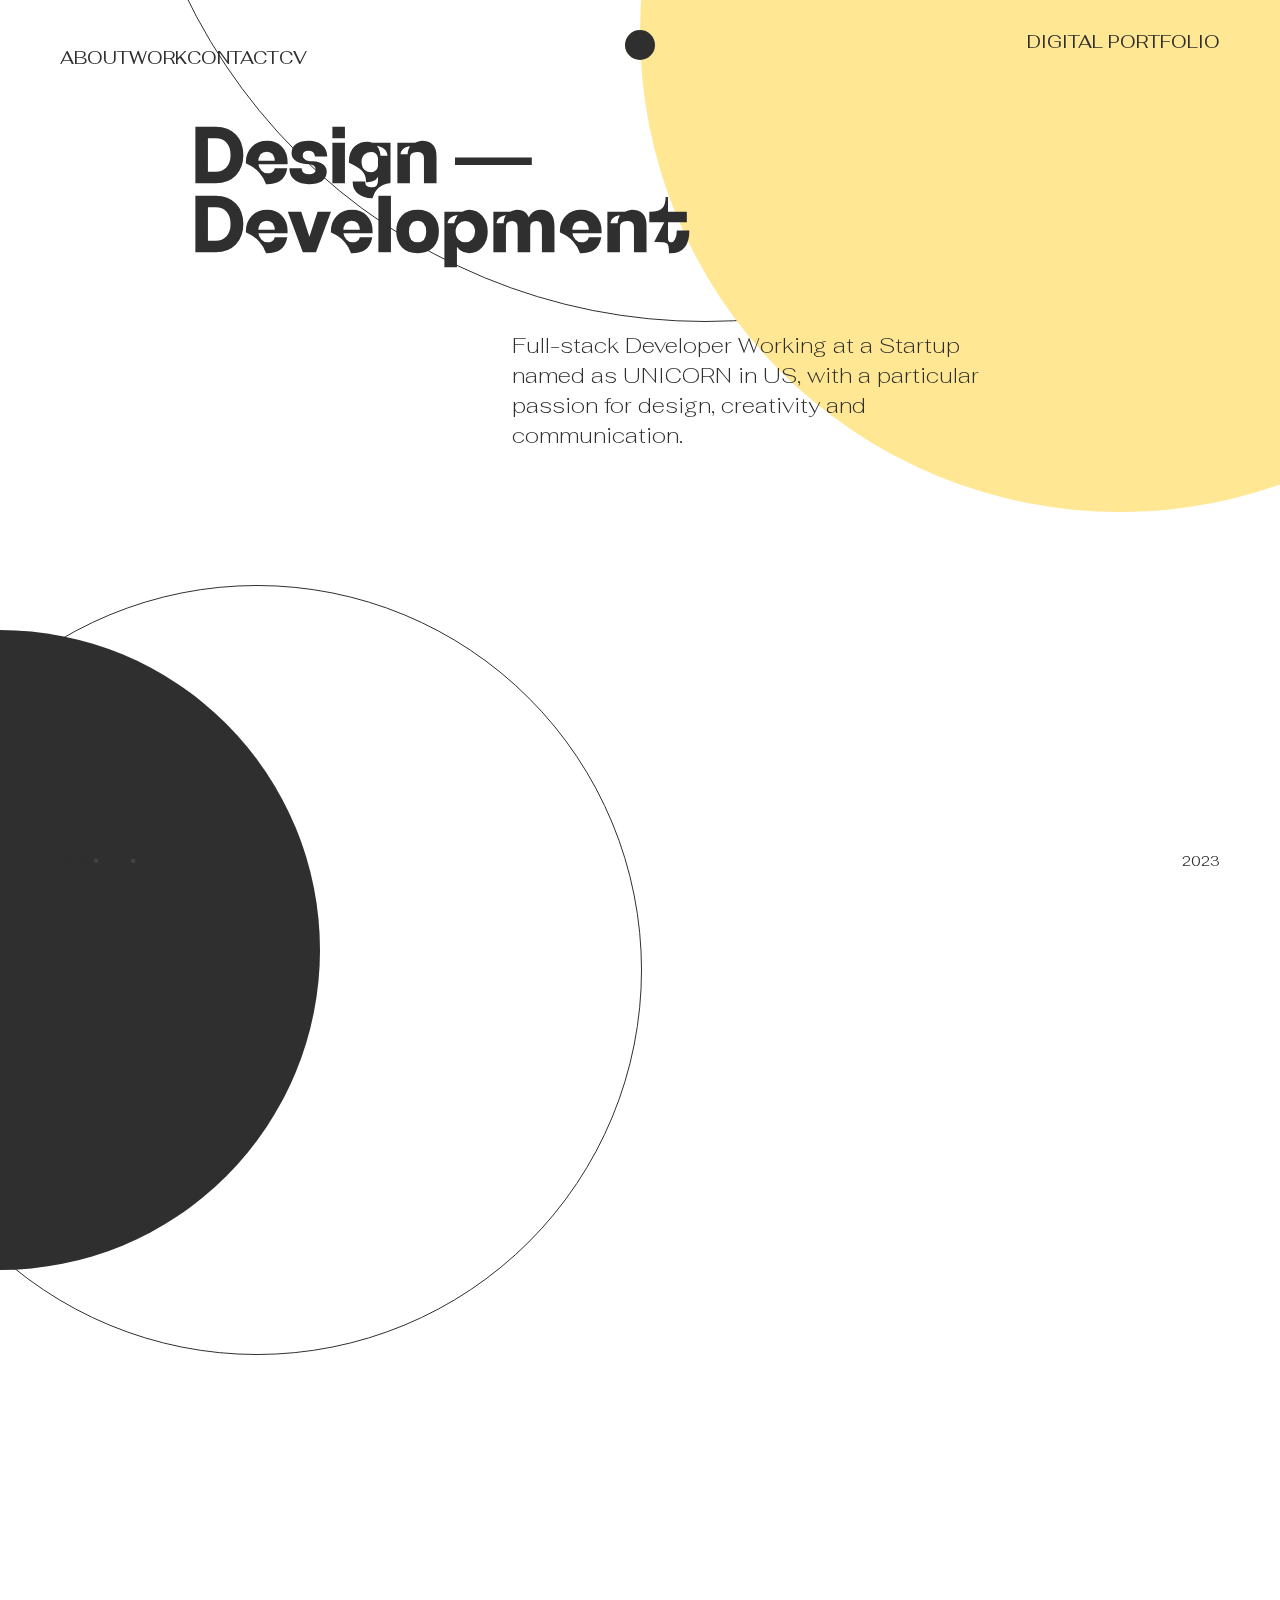
<file: index.html>
<!DOCTYPE html><html lang="en"><head>
  <meta charset="UTF-8">
  <meta http-equiv="X-UA-Compatible" content="IE=edge">
  <meta name="viewport" content="width=device-width, initial-scale=1.0">
  <title>Web_Pro Swasti</title>

  <link rel="stylesheet" type="text/css" href="fullpage.css">
  <link rel="stylesheet" href="styles.css">
  <link rel="icon"  href="favicon1.ico">

  <script type="text/javascript" src="fullpage.resetSliders.min.js" defer=""></script>
  <script type="text/javascript" src="fullpage.extensions.min.js" defer=""></script>
  <script src="scroll.js" defer=""></script>
</head>

<body>
  <header>
    <nav>
      <a href="#page-about" id="aboutlink">ABOUT</a>
      <a href="#page-work" id="worklink">WORK</a>
      <a href="#page-contact" id="contactlink">CONTACT</a>
      <a href="https://drive.google.com/file/d/1wGoJA3SNqDVHIUTEi8w2ssKchSBcWb5w/view">CV</a>
    </nav>
    <div class="logo">
      <a href="#page-home" class="yellowcircle-small centered outofscreen"></a>
      <div class="oropendola nonvisible">
        Web Pro-Swasti
      </div>
      <a href="#page-home" class="blackcircle-small centered outofscreen"></a>
    </div>
    <span class="digitalportfolio">DIGITAL PORTFOLIO</span>
  </header>

  <div class="backgroundwrap">
    <div class="yellowcircle-big"></div>
    <div class="blackcircle-big"></div>
    <div class="outlinecircle-big"></div>
    <div class="outlinecircle-small"></div>
  </div>

  <div id="fullpage">
    <div class="section" data-anchor="page-home">
      <div class="homeh1wrap">
        <h1 class="homeh1">Design —<br>Development</h1>
      </div>
      <div class="hometextwrap">
        <p class="hometext">Full-stack Developer Working at a Startup named as UNICORN in US, with a particular passion for design,
          creativity and communication.</p>
      </div>
    </div>

    <div class="section about" data-anchor="page-about" id="about">
      <div class="abouth1wrap">
        <h1 class="abouth1">About</h1>
      </div>
      <div class="aboutcontentwrap">
        <div class="aboutdescription">
            <p><b>🚀 Full-stack Developer | Kolkata 🌆</b></p>
            <p><b>💼 2-3 years of hands-on experience in Web Development</b></p>
            <p><b>🌐 Currently contributing to the US-based startup, UNICORN</b></p>
            <p><b>🛠️ Skilled in JavaScript, React, Node.js, HTML/CSS, PHP, and more</b></p>
            <p><b>"</b>I believe more can be achieved when both ends meet, and I have a passion for being right where they do so.<b>"</b></p>
        </div>
        <div class="aboutdetails">
          <h2 class="aboutdevelopment">FULL STACK DEVELOPMENT</h2>
          <div class="developmenttags">
            <span>Javascript</span>
            <span>React</span>
            <span>Node.js</span>
            <span>HTML</span>
            <span>CSS</span>
            <span>PHP</span>
            <span>DBMS</span>
            <span>Bootstrap</span>
            <span>WiX</span>
            <span>Git</span>
            
          </div>
          <h2 class="aboutdesign">DESIGN</h2>
          <div class="designtags">
            <span>UX/UI</span>
            <span>Design Systems</span>
            <span>Web Design</span>
            <span>Brand Identity</span>
            <span>Accessibility</span>
            <span>Sustainability</span>
            <span>Web Animation</span>
            <span>Logo Designer</span>
          </div>
        </div>
      </div>
    </div>

    <div class="section work" data-anchor="page-work">
      <div class="workh1wrap">
        <h1 class="workh1">Work</h1>
      </div>
      <div class="projectslist">
        <a href="#page-localy"><mark style="background: violet;  text-shadow:rgb(255, 0, 0) -1px 0px 0px, rgb(0, 255, 255) 1px 0px 0px;">&nbsp;My Card Game&nbsp;</mark></a>
        <a href="#page-veganfind"><mark style="background: rgb(143, 34, 221);  text-shadow:rgb(255, 0, 0) -1px 0px 0px, rgb(0, 255, 255) 1px 0px 0px;">&nbsp;Project Todo List&nbsp;</mark></a>
        <a href="#page-ecoimpakt"><mark style="background: rgb(81, 176, 240); text-shadow:rgb(255, 0, 0) -1px 0px 0px, rgb(0, 255, 255) 1px 0px 0px;">&nbsp;Project Tic Tac Toe&nbsp;</mark></a>
        <a href="#page-lupamove"><mark style="background: rgb(22, 197, 22); text-shadow:rgb(255, 0, 0) -1px 0px 0px, rgb(0, 255, 255) 1px 0px 0px;">&nbsp;Project Alarm Clock&nbsp;</mark></a>
        <a href="#page-castlexperience"><mark style="background: yellow; text-shadow:rgb(255, 0, 0) -1px 0px 0px, rgb(0, 255, 255) 1px 0px 0px;">&nbsp;Project Music Player&nbsp;</mark></a>
        <a href="#page-dragonleaves"><mark style="background: orange; text-shadow:rgb(255, 0, 0) -1px 0px 0px, rgb(0, 255, 255) 1px 0px 0px;">&nbsp;Project Snake Game&nbsp;</mark></a>
        <a href="#page-cal"><mark style="background-color: rgb(243, 29, 29); text-shadow:rgb(255, 0, 0) -1px 0px 0px, rgb(0, 255, 255) 1px 0px 0px;">&nbsp;Glassmorph Calculator&nbsp;</mark></a>
      </div>
    </div>

    <div class="section localy" data-anchor="page-localy">
      <div class="slide">
        <div class="projecth1wrap">
          <h1 class="localyh1">My Card Game</h1>
        </div>
        <div class="aboutcontentwrap projectcontentwrap">
          <div class="aboutdescription aboutproject">
            <p>It's a Mind Game, the agenda of making this game is nothing!!! My friend challenged me to do it just because I have done it!
            </p>
            <p>You have to swipe and match the pair of 8 identical cards, also you have to remember the position of every card. After winning the game it will automatically reset the game and suffel the card positions randomly.
            </p>
            <p>
              <a href="https://web-pro-swasti-1.github.io/My_Game/" target="_blank"><h3><b><mark>🚀Check Live Preview!!!😎</mark></b></h3></a>
            </p>
          </div>
          <div class="aboutdetails">
            <h2 class="aboutdevelopment">ROLES</h2>
            <div class="developmenttags roletags">
              <span>Front End Developer</span>
              <span>Web Designer</span>
              <span>UI/UX</span>
              <span>Responsive</span>
            </div>
            <h2 class="aboutdesign">TECH STACK</h2>
            <div class="designtags techstacktags">
              <span>Javascript</span>
              <span>HTML</span>
              <span>CSS</span>
              <span>Git</span>
            </div>
          </div>
        </div>
      </div>

    </div>

    <div class="section veganfind" data-anchor="page-veganfind">
      <div class="slide">
        <div class="projecth1wrap">
          <h1 class="veganfindh1">Project Todo List</h1>
        </div>
        <div class="aboutcontentwrap projectcontentwrap">
          <div class="aboutdescription aboutproject">
            <p>It's a normal on-page Todo List, like we all know what is a to-do list.
              I just made it on the initial stage of my Dev Journey. </p>
            <p>A to-do list, is a tool used for organizing tasks, responsibilities, or activities that need to be accomplished within a specific timeframe. It serves as a valuable aid in personal and professional life, helping individuals stay organized, focused, and productive.</p>
            <p>
              <a href="https://web-pro-swasti-1.github.io/Project_Todo_List/" target="_blank"><h3><b><mark>🚀Check Live Preview!!!😎</mark></b></h3></a>
            </p>
          </div>
          <div class="aboutdetails">
            <h2 class="aboutdevelopment">ROLES</h2>
            <div class="developmenttags roletags">
              <span>Front End Developer</span>
              <span>Web Designer</span>
              <span>UI/UX</span>
              <span>Responsive</span>
            </div>
            <h2 class="aboutdesign">TECH STACK</h2>
            <div class="designtags techstacktags">
              <span>Javascript</span>
              <span>HTML</span>
              <span>CSS</span>
              <span>Git</span>
            </div>
          </div>
        </div>
      </div>
    </div>

    <div class="section ecoimpakt" data-anchor="page-ecoimpakt">
      <div class="slide">
        <div class="projecth1wrap">
          <h1 class="ecoimpakth1">Project Tic Tac Toe</h1>
        </div>
        <div class="aboutcontentwrap projectcontentwrap">
          <div class="aboutdescription aboutproject">
            <p>It's a normal on-page  Tic-Tac-Toe, like we all know what is a Tic-Tac-Toe Game.
              I just made it on the initial stage of my Dev Journey to understand how JS works and how to build Logic. </p>
            <p>"Enjoy the classic game of Tic-Tac-Toe with your friends with fun, strategy, excitement, etc."
            </p>
            <p>
              <a href="https://web-pro-swasti-1.github.io/Project_Tic_Tac_Toe/" target="_blank"><h3><b><mark>🚀Check Live Preview!!!😎</mark></b></h3></a>
            </p>
          </div>
          <div class="aboutdetails">
            <h2 class="aboutdevelopment">ROLES</h2>
            <div class="developmenttags roletags">
              <span>Front End Developer</span>
              <span>Web Designer</span>
              <span>Responsive</span>
            </div>
            <h2 class="aboutdesign">TECH STACK</h2>
            <div class="designtags techstacktags">
              <span>Javascript</span>
              <span>HTML</span>
              <span>CSS</span>
            </div>
          </div>
        </div>
      </div>
    </div>

    <div class="section lupamove" data-anchor="page-lupamove">
      <div class="slide">
        <div class="projecth1wrap">
          <h1 class="lupamoveh1">Project Alarm Clock</h1>
        </div>
        <div class="aboutcontentwrap projectcontentwrap">
          <div class="aboutdescription aboutproject">
            <p>It's not a normal Alarm Clock Actually I wanted to make a digital Clock Accidently I ended up with an Alarm Clock, Yup it's funny but it's true.</p>
            <p>It Work's just fine!! the conditions are too simple, You just have to set the time and let it be handel the rest of your job on it's own, it's even work's on your device when it was on it's sleep mode.
            </p>
            <p>
              <a href="https://web-pro-swasti-1.github.io/Project_Alarm_Clock/" target="_blank"><h3><b><mark>🚀Check Live Preview!!!😎</mark></b></h3></a>
            </p>
          </div>
          <div class="aboutdetails">
            <h2 class="aboutdevelopment">ROLES</h2>
            <div class="developmenttags roletags">
              <span>Front End Developer</span>
              <span>Web Designer</span>
              <span>Responsive</span>
              <span>Algorithm</span>
            </div>
            <h2 class="aboutdesign">TECH STACK</h2>
            <div class="designtags techstacktags">
              <span>Javascript</span>
              <span>HTML</span>
              <span>CSS</span>
            </div>
          </div>
        </div>
      </div>
    </div>

    <div class="section castlexperience" data-anchor="page-castlexperience">
      <div class="slide">
        <div class="projecth1wrap">
          <h1 class="castlexperienceh1">Project Music Player</h1>
        </div>
        <div class="aboutcontentwrap projectcontentwrap">
          <div class="aboutdescription aboutproject">
            <p>Music is a part of our life, on my initial Dev journey, I faced issues with limited internet Access!!!
              So I decided to make a music player on my own.</p>
            <p>Since I have lots of songs on my PC, It's not that important to upload all that stuff. For Demonstration purposes, I only uploaded 3-4 latest songs.
              It has Play/Pause, Next/Previous Track, Volume Control, Shuffle, Repeat, Song Name and Image Preview Function, Time Duration Function, etc.</p>
            <p>
              <a href="https://web-pro-swasti-1.github.io/Project_Music_Player/" target="_blank"><h3><b><mark>🚀Check Live Preview!!!😎</mark></b></h3></a>
            </p>
          </div>
          <div class="aboutdetails">
            <h2 class="aboutdevelopment">ROLES</h2>
            <div class="developmenttags roletags">
              <span>Front End Developer</span>
              <span>Web Designer</span>
              <span>Responsive</span>
              <span>Algorithm</span>
            </div>
            <h2 class="aboutdesign">TECH STACK</h2>
            <div class="designtags techstacktags">
              <span>Javascript</span>
              <span>HTML</span>
              <span>CSS</span>
            </div>
          </div>
        </div>
      </div>
    </div>

    <div class="section dragonleaves" data-anchor="page-dragonleaves">
      <div class="slide">
        <div class="projecth1wrap">
          <h1 class="dragonleavesh1">Project Snake Game</h1>
        </div>
        <div class="aboutcontentwrap projectcontentwrap">
          <div class="aboutdescription aboutproject">
            <p>It's a Mind Game, the agenda of making this game is nothing!!! My friend challenged me to do it just because I have done it!
            </p>
            <p>It has a Snake and Its Food, We have to feed the Snake Using the joystick button's. There is an On Screen Score Board to see the result. You can pause the Game by pressing the "Space bar" and resetting the game using the "ESC" button.</p>
            <p>
              <a href="https://web-pro-swasti-1.github.io/Project_Snake_Game/" target="_blank"><h3><b><mark>🚀Check Live Preview!!!😎</mark></b></h3></a>
            </p>
          </div>
          <div class="aboutdetails">
            <h2 class="aboutdevelopment">ROLES</h2>
            <div class="developmenttags roletags">
              <span>Front End Developer</span>
              <span>Web Designer</span>
              <span>Responsive</span>
              <span>Algorithm</span>
            </div>
            <h2 class="aboutdesign">TECH STACK</h2>
            <div class="designtags techstacktags">
              <span>Javascript</span>
              <span>HTML</span>
              <span>CSS</span>
            </div>
          </div>
        </div>
      </div>
    </div>
    <div class="section dragonleaves" data-anchor="page-cal">
      <div class="slide">
        <div class="projecth1wrap">
          <h1 class="dragonleavesh1" style="color:rgb(255, 231, 147); text-shadow: 0 0 3px #000000, 0 0 5px #000000;">Glassmorph Calculator</h1>
        </div>
        <div class="aboutcontentwrap projectcontentwrap">
          <div class="aboutdescription aboutproject">
            <p>It's a Calculator with some JS effects and some CSS Magic with Glassmorph style.</p>
            <p>This is a basic calculator web application built using HTML, CSS, and JavaScript. It allows users to perform arithmetic calculations such as addition, subtraction, multiplication, and division.</p>
            <p>
              <a href="https://web-pro-swasti-1.github.io/Project_Glassmorph_Calculator/" target="_blank"><h3><b><mark>🚀Check Live Preview!!!😎</mark></b></h3></a>
            </p>
          </div>
          <div class="aboutdetails">
            <h2 class="aboutdevelopment">ROLES</h2>
            <div class="developmenttags roletags">
              <span>Front End Developer</span>
              <span>Web Designer</span>
              <span>Responsive</span>
              <span>Algorithm</span>
            </div>
            <h2 class="aboutdesign">TECH STACK</h2>
            <div class="designtags techstacktags">
              <span>Javascript</span>
              <span>HTML</span>
              <span>CSS</span>
            </div>
          </div>
        </div>
      </div>
    </div>
      <div class="section contact" data-anchor="page-contact">
        <div class="contacth1wrap">
          <h1 class="contacth1">contact</h1>
        </div>
        <div class="contactwrap">
       <a href="mailto:swastimistry1@gmail.com"><img src="gmail.svg" alt="Gmail Logotype"></a>
       <a href="Swasti Sunder Mistry CV (Link).pdf" download target="_blank"><img src="CV-Logo.png" alt="GitHub Logotype" style="height: 90px; width: 90px;"></a>
        <a href="https://github.com/Swasti-Mistry?tab=repositories" target="_blank"><img src="github.svg" alt="GitHub Logotype"></a>
        <a href="https://www.linkedin.com/in/swasti-sunder-mistry-7533a2220?utm_source=share&utm_campaign=share_via&utm_content=profile&utm_medium=android_app" target="_blank"><img src="linkedin.svg" alt="Linkedin Logotype"></a>
        <a href="Contact-us.html" target="_blank"><img src="message-icon.png" alt="Message Logotype" target="_blank"></a>
        </div>
      </div>
    </div>
  </div>

  <footer>
    <span class="oropendola-footer">Web▪️Pro▪️Swasti</span>
    <span class="year">2023</span>
  </footer>



</body></html>
</file>
<file: fullpage.css>
html.fp-enabled,
.fp-enabled body {
    margin: 0;
    padding: 0;
    overflow:hidden;

    /*Avoid flicker on slides transitions for mobile phones #336 */
    -webkit-tap-highlight-color: rgba(0,0,0,0);
}
.fp-section {
    position: relative;
    -webkit-box-sizing: border-box; /* Safari<=5 Android<=3 */
    -moz-box-sizing: border-box; /* <=28 */
    box-sizing: border-box;
}
.fp-slide {
    float: left;
}
.fp-slide, .fp-slidesContainer {
    height: 100%;
    display: block;
}
.fp-slides {
    z-index:1;
    height: 100%;
    overflow: hidden;
    position: relative;
    -webkit-transition: all 0.3s ease-out; /* Safari<=6 Android<=4.3 */
    transition: all 0.3s ease-out;
}
.fp-section.fp-table, .fp-slide.fp-table {
    display: table;
    table-layout:fixed;
    width: 100%;
}
.fp-tableCell {
    display: table-cell;
    /* vertical-align: middle; */
    width: 100%;
    height: 100%;
}
.fp-slidesContainer {
    float: left;
    position: relative;
}
.fp-controlArrow {
    -webkit-user-select: none; /* webkit (safari, chrome) browsers */
    -moz-user-select: none; /* mozilla browsers */
    -khtml-user-select: none; /* webkit (konqueror) browsers */
    -ms-user-select: none; /* IE10+ */
    position: absolute;
    z-index: 4;
    top: 50%;
    cursor: pointer;
    width: 0;
    height: 0;
    border-style: solid;
    margin-top: -38px;
    -webkit-transform: translate3d(0,0,0);
    -ms-transform: translate3d(0,0,0);
    transform: translate3d(0,0,0);
}
.fp-controlArrow.fp-prev {
    left: 15px;
    width: 0;
    border-width: 8px 8px 8px 0;
    border-color: transparent #fff transparent transparent;
}
.fp-controlArrow.fp-next {
    right: 15px;
    border-width: 8px 0 8px 8px;
    border-color: transparent transparent transparent #fff;
}
.fp-scrollable {
    overflow: hidden;
    position: relative;
}
.fp-scroller{
    overflow: hidden;
}
.iScrollIndicator{
    border: 0 !important;
}
.fp-notransition {
    -webkit-transition: none !important;
    transition: none !important;
}
#fp-nav {
    position: fixed;
    z-index: 100;
    top: 50%;
    opacity: 1;
    transform: translateY(-50%);
    -ms-transform: translateY(-50%);
    -webkit-transform: translate3d(0,-50%,0);
}
#fp-nav.fp-right {
    right: 17px;
}
#fp-nav.fp-left {
    left: 17px;
}
.fp-slidesNav{
    position: absolute;
    z-index: 4;
    opacity: 1;
    -webkit-transform: translate3d(0,0,0);
    -ms-transform: translate3d(0,0,0);
    transform: translate3d(0,0,0);
    left: 50%;
    transform: translate(-50%);
}
.fp-slidesNav.fp-bottom {
    bottom: 17px;
}
.fp-slidesNav.fp-top {
    top: 17px;
}
#fp-nav ul,
.fp-slidesNav ul {
  margin: 0;
  padding: 0;
}
#fp-nav ul li,
.fp-slidesNav ul li {
    display: block;
    width: 7px;
    height: 13px;
    margin: 7px;
    position:relative;
}
.fp-slidesNav ul li {
    display: inline-block;
}
#fp-nav ul li a,
.fp-slidesNav ul li a {
    display: block;
    position: relative;
    z-index: 1;
    width: 100%;
    height: 100%;
    cursor: pointer;
    text-decoration: none;
}
#fp-nav ul li a.active span,
.fp-slidesNav ul li a.active span,
#fp-nav ul li:hover a.active span,
.fp-slidesNav ul li:hover a.active span{
    height: 12px;
    width: 12px;
    margin: -6px 0 0 -6px;
    border-radius: 100%;
 }
#fp-nav ul li a span,
.fp-slidesNav ul li a span {
    border-radius: 50%;
    position: absolute;
    z-index: 1;
    height: 4px;
    width: 4px;
    border: 0;
    background: #333;
    left: 50%;
    top: 50%;
    margin: -2px 0 0 -2px;
    -webkit-transition: all 0.1s ease-in-out;
    -moz-transition: all 0.1s ease-in-out;
    -o-transition: all 0.1s ease-in-out;
    transition: all 0.1s ease-in-out;
}
#fp-nav ul li:hover a span,
.fp-slidesNav ul li:hover a span{
    width: 10px;
    height: 10px;
    margin: -5px 0px 0px -5px;
}
#fp-nav ul li .fp-tooltip {
    position: absolute;
    top: -2px;
    color: #fff;
    font-size: 14px;
    font-family: arial, helvetica, sans-serif;
    white-space: nowrap;
    max-width: 220px;
    overflow: hidden;
    display: block;
    opacity: 0;
    width: 0;
    cursor: pointer;
}
#fp-nav ul li:hover .fp-tooltip,
#fp-nav.fp-show-active a.active + .fp-tooltip {
    -webkit-transition: opacity 0.2s ease-in;
    transition: opacity 0.2s ease-in;
    width: auto;
    opacity: 1;
}
#fp-nav ul li .fp-tooltip.fp-right {
    right: 20px;
}
#fp-nav ul li .fp-tooltip.fp-left {
    left: 20px;
}
.fp-auto-height.fp-section,
.fp-auto-height .fp-slide,
.fp-auto-height .fp-tableCell{
    height: auto !important;
}

.fp-responsive .fp-auto-height-responsive.fp-section,
.fp-responsive .fp-auto-height-responsive .fp-slide,
.fp-responsive .fp-auto-height-responsive .fp-tableCell {
    height: auto !important;
}

/*Only display content to screen readers*/
.fp-sr-only{
    position: absolute;
    width: 1px;
    height: 1px;
    padding: 0;
    overflow: hidden;
    clip: rect(0, 0, 0, 0);
    white-space: nowrap;
    border: 0;
}
</file>
<file: styles.css>
@font-face {
  font-family: "UltraSolarTrial";
  src: url("../UltraSolarTrial.otf") format("opentype");
}

@font-face {
  font-family: "Fahkwang";
  src: url("../Fahkwang-ExtraLight.ttf");
  font-weight: 100;
}

@font-face {
  font-family: "Fahkwang";
  src: url("../Fahkwang-Regular.ttf");
  font-weight: 400;
}

@font-face {
  font-family: "Fahkwang";
  src: url("../Fahkwang-Bold.ttf");
  font-weight: 700;
}

:root {
  --darkgray: #2F2F2F;
  --mustard: #FFE793;
  --localypurple: #5700FF;
  --veganfindgreen: #E0FFE9;
  --veganfindcoral: #FF3E6C;
  --ecoimpaktbeige: #F9F2ED;
  --lupamovepurple: #5433cc;
  --lupamovesalmon: #f26d7a;
  --lupamovepeach: #fcedef;
  --castlexperiencepink: #E72987;
  --dragonleavesgreen: #6e7763;
  --dragonleavesorange: #f5c48c;
  --dragonleavespeach: #fcede3;
}

body {
  overflow-X: hidden;
  height: 100vh;
  width: 100vw;
  margin: 0;
  padding: 0;
  color: var(--darkgray);
  font-family: 'Fahkwang', sans-serif;
  transition: background-color .3s ease-in-out;
}

.yellowcircle-small {
  background-color: var(--mustard);
  border-radius: 50%;
  width: 30px;
  height: 30px;
  left: 0;
  transition: all .2s ease-in-out;
}

.blackcircle-small {
  background-color: var(--darkgray);
  border-radius: 50%;
  width: 30px;
  height: 30px;
  transition: all .2s ease-in-out;
}

.centered {
  position: absolute;
  left: 50%;
  top: 0;
  transform: translate(-50%);
}

.centered-black {
  transform: translateX(-50%);
}

.centered-yellow {
  transform: translateX(50%);
}

.overlap-black {
  transform: translateX(-85%);
}

.overlap-yellow {
  transform: translateX(85%);
}

.outofscreen {
  position: absolute;
  top: -300%;
}

.backgroundwrap {
  position: fixed;
  width: 100vw;
  height: 100vh;
}

.outlinecircle-big {
  border: 1px solid var(--darkgray);
  border-radius: 50%;
  z-index: -2;
  transition: all .4s ease-in-out;
  position: absolute;
  width: 90vmax;
  top: -65vmax;
  left: 10%;
}

.outlinecircle-big:after {
  content: '';
  display: block;
  padding-bottom: 100%;
}

.outlinecircle-small {
  border: 1px solid var(--darkgray);
  border-radius: 50%;
  z-index: -2;
  transition: all .4s ease-in-out;
  position: absolute;
  width: 60vmax;
  top: 65%;
  left: -10%;
}

.outlinecircle-small:after {
  content: '';
  display: block;
  padding-bottom: 100%;
}

.yellowcircle-big {
  background-color: var(--mustard);
  border-radius: 50%;
  z-index: -1;
  transition: all .4s ease-in-out;
  position: absolute;
  width: 75vmax;
  top: -35vmax;
  left: 50%;
}

.yellowcircle-big:after {
  content: '';
  display: block;
  padding-bottom: 100%;
}

.blackcircle-big {
  background-color: var(--darkgray);
  border-radius: 50%;
  z-index: -1;
  transition: all .4s ease-in-out;
  position: absolute;
  width: 50vmax;
  top: 70%;
  left: -25%;
}

.blackcircle-big:after {
  content: '';
  display: block;
  padding-bottom: 100%;
}

header {
  position: fixed;
  left: 0;
  top: 30px;
  display: flex;
  flex-direction: row;
  width: calc(100% - 120px);
  margin-left: 50%;
  transform: translateX(-50%);
  z-index: 1;
  color: var(--darkgray);
  font-size: 2vh;
}

nav {
  width: 20%;
  display: flex;
  align-items: center;
  justify-content: space-between;
}

nav a {
  cursor: pointer;
  text-decoration: none;
  color: var(--darkgray);
}

nav a:hover {
  text-decoration: underline;
  color: var(--darkgray);
}

nav a:visited {
  color: var(--darkgray);
}

.logo {
  width: 60%;
  display: flex;
  justify-content: center;
  align-items: center;
  text-align: center;
  font-family: 'UltraSolarTrial', sans-serif;
  font-size: 2vw;
  position: relative;
}

.oropendola {
  display: flex;
  justify-content: center;
  overflow: hidden;
  text-align: center;
  margin-top: -0.7%;
  width: 25%;
  transition: width .3s ease-in-out;
  font-size: 1.5vmax;
}

.nonvisible {
  width: 0px;
  transition: width .3s ease-in-out;
}

.digitalportfolio {
  width: 20%;
  text-align: right;
}

.section h1 {
  font-family: 'UltraSolarTrial', sans-serif;
  font-size: 6vmax;
}

.homeh1wrap {
  margin-left: 15%;
  margin-top: 10%;
}

.homeh1 {
  text-align: left;
  line-height: .9;
  margin: 0;
}

.hometextwrap {
  margin-left: 40%;
  margin-top: 5%;
  width: 41%;
  font-size: 1.75vmax;
  font-weight: 200;
}

.abouth1wrap,
.workh1wrap,
.contacth1wrap,
.projecth1wrap {
  margin-left: 50%;
  transform: translate(-50%);
  margin-top: 7%;
}

.projecth1wrap {
  margin-top: 10%;
}

.abouth1,
.workh1,
.contacth1,
.localyh1,
.veganfindh1,
.ecoimpakth1,
.lupamoveh1,
.castlexperienceh1,
.dragonleavesh1 {
  text-align: center;
  margin: 0;
}

.workh1 {
  color: #fff;
}

.aboutcontentwrap {
  display: flex;
  width: 70%;
  margin: 6% auto 0 auto;
}

.aboutdescription {
  font-size: 2.5vh;
  padding-right: 5%;
  line-height: 1.5;
}

.aboutdescription p:first-of-type {
  font-weight: 200;
  margin-top: 0;
}

.aboutdescription p:nth-of-type(2) {
  font-weight: 700;
}

.aboutdetails h2 {
  margin-top: 5px;
  font-size: 1.75vh;
  font-weight: 700;
}

.aboutdetails {
  width: 35%;
  flex-shrink: 0;
}

.developmenttags span {
  display: inline-block;
  margin-bottom: 5px;
  text-align: center;
  background-color: var(--darkgray);
  color: white;
  padding: 5px 10px;
  border-radius: 25px;
  font-size: 1.6vh;
}

.designtags span {
  display: inline-block;
  margin-bottom: 5px;
  text-align: center;
  border: solid 1px var(--darkgray);
  padding: 4px 10px;
  border-radius: 25px;
  font-size: 1.6vh;
}

.roletags {
  margin-bottom: 20px;
}

.techstacktags span {
  background-color: var(--darkgray);
  color: white;
  border: none;
}

.projectslist {
  display: grid;
  width: 80%;
  margin: 20% auto 0 auto;
  font-size: 4vh;
  justify-content: center;
}

.projectslist a {
  margin: 0 10px;
  cursor: pointer;
  color: var(--darkgray);
  text-decoration: none;
}

.projectslist mark:hover {
  box-shadow:0px 0px 7px 2px #000000;
}


.projectslist a:visited {
  color: var(--darkgray);
}

.fullimagewrap {
  width: 100vw;
  height: 100vh;
  display: flex;
}

.fullimage img {
  width: 100%;
  object-fit: cover;
}

.contactwrap {
  display: flex;
  width: 50%;
  margin: 5% auto 0 auto;
  justify-content: space-around;
  align-items: center;
}
.contactwrap a img:hover{
  box-shadow:0px 0px 28px 3px #e45cc4;
  border-radius: 50%;
 }

.contactwrap a {
  width: 100px;
}

.contactwrap img {
  width: 100%;
}

footer {
  position: fixed;
  left: 0;
  bottom: 30px;
  display: flex;
  width: calc(100% - 120px);
  margin-left: 50%;
  transform: translateX(-50%);
  justify-content: space-between;
  font-family: 'Fahkwang', sans-serif;
  font-size: 1vw;
}

.oropendola-footer {
  font-family: 'UltraSolarTrial', sans-serif;
}

@media (max-width: 980px) {

  .homeh1wrap {
    margin: 25vh auto 0 auto;
    width: 90%;
  }

  .hometextwrap {
    width: 80%;
    margin-left: 7%;
    font-size: 2.75vmax;
  }

  .outofscreen {
    top: -500%;
  }

  .yellowcircle-big {
    position: fixed;
  }

  .blackcircle-big {
    position: fixed;
  }

  .outlinecircle-big {
    position: fixed;
  }

  .outlinecircle-small {
    position: fixed;
  }

  header {
    flex-direction: column;
    align-items: center;
    font-size: 1.5vh;
  }

  nav {
    width: 100vw;
    margin-bottom: 30px;
    justify-content: center;
  }

  nav a:nth-of-type(1) {
    margin: 0 5vw;
  }
  nav a:nth-of-type(2) {
    margin: 0 5vw;
  }
  nav a:nth-of-type(3) {
    margin: 0 5vw;
  }
  nav a:nth-of-type(4) {
    margin: 0 5vw;
  }

  .digitalportfolio {
    display: none;
  }

  .logo {
    width: 260%;
  }

  .oropendola {
    font-size: 2.75vmax;
    margin-top: 5px;
  }

  .abouth1wrap,
  .workh1wrap,
  .contacth1wrap {
    margin-top: 130px;
    width: 90%;
  }

  .projecth1wrap {
    margin-top: 20vh;
    width: 90%;
  }

  .projecth1wrap h1 {
    font-size: 4vmax;
  }

  .aboutcontentwrap {
    flex-direction: column;
    width: 80%;
  }

  .aboutdescription {
    width: 100%;
    font-size: 1.75vh;
  }

  .aboutdetails h2 {
    font-size: 1vh;
    margin-top: 15px;
  }

  .aboutdetails {
    width: 100%;
    flex-shrink: initial;
  }

  .developmenttags {
    display: flex;
    flex-wrap: wrap;
  }

  .developmenttags span,
  .designtags span {
    font-size: 1.2vh;
    margin-right: 4px;
    padding: 5px 10px;
  }

  .designtags {
    display: flex;
    flex-wrap: wrap;
  }

  .projectslist {
    flex-direction: column;
    justify-content: center;
    align-items: center;
    font-size: 5vw;
    margin-top: 25vh;
  }

  .projectslist a {
    margin-bottom: 10px;
  }

  .fullimagewrap {
    flex-direction: column;
    justify-content: center;
  }

  .fullimage img {
    transform: translateY(-10%);
  }

  .contactwrap {
    flex-direction: column;
    margin-top: 13%;
  }

  .contactwrap a {
    width: 10vh;
    margin-bottom: 20px;
  }

  footer {
    width: calc(100% - 60px);
    bottom: 20px;
    font-size: 3vw;
  }

}

/* op */

/* Link */
#fullpage .projectslist a{
  display:inline-block;
  transform:translatex(0px) translatey(0px);
  padding-bottom:16px;
 }
 
 /* Mark */
 .projectslist a mark{
  border-top-left-radius:10px;
  border-top-right-radius:10px;
  border-bottom-left-radius:10px;
  border-bottom-right-radius:10px;
  border-color:#ffe793;
  border-width:4px;
  border-style:solid;
  
 }
 
 /* Projectslist */
 #fullpage .active .projectslist{
  position:relative;
  top:-148px;
  transform:translatex(0px) translatey(0px);
 }
</file>
